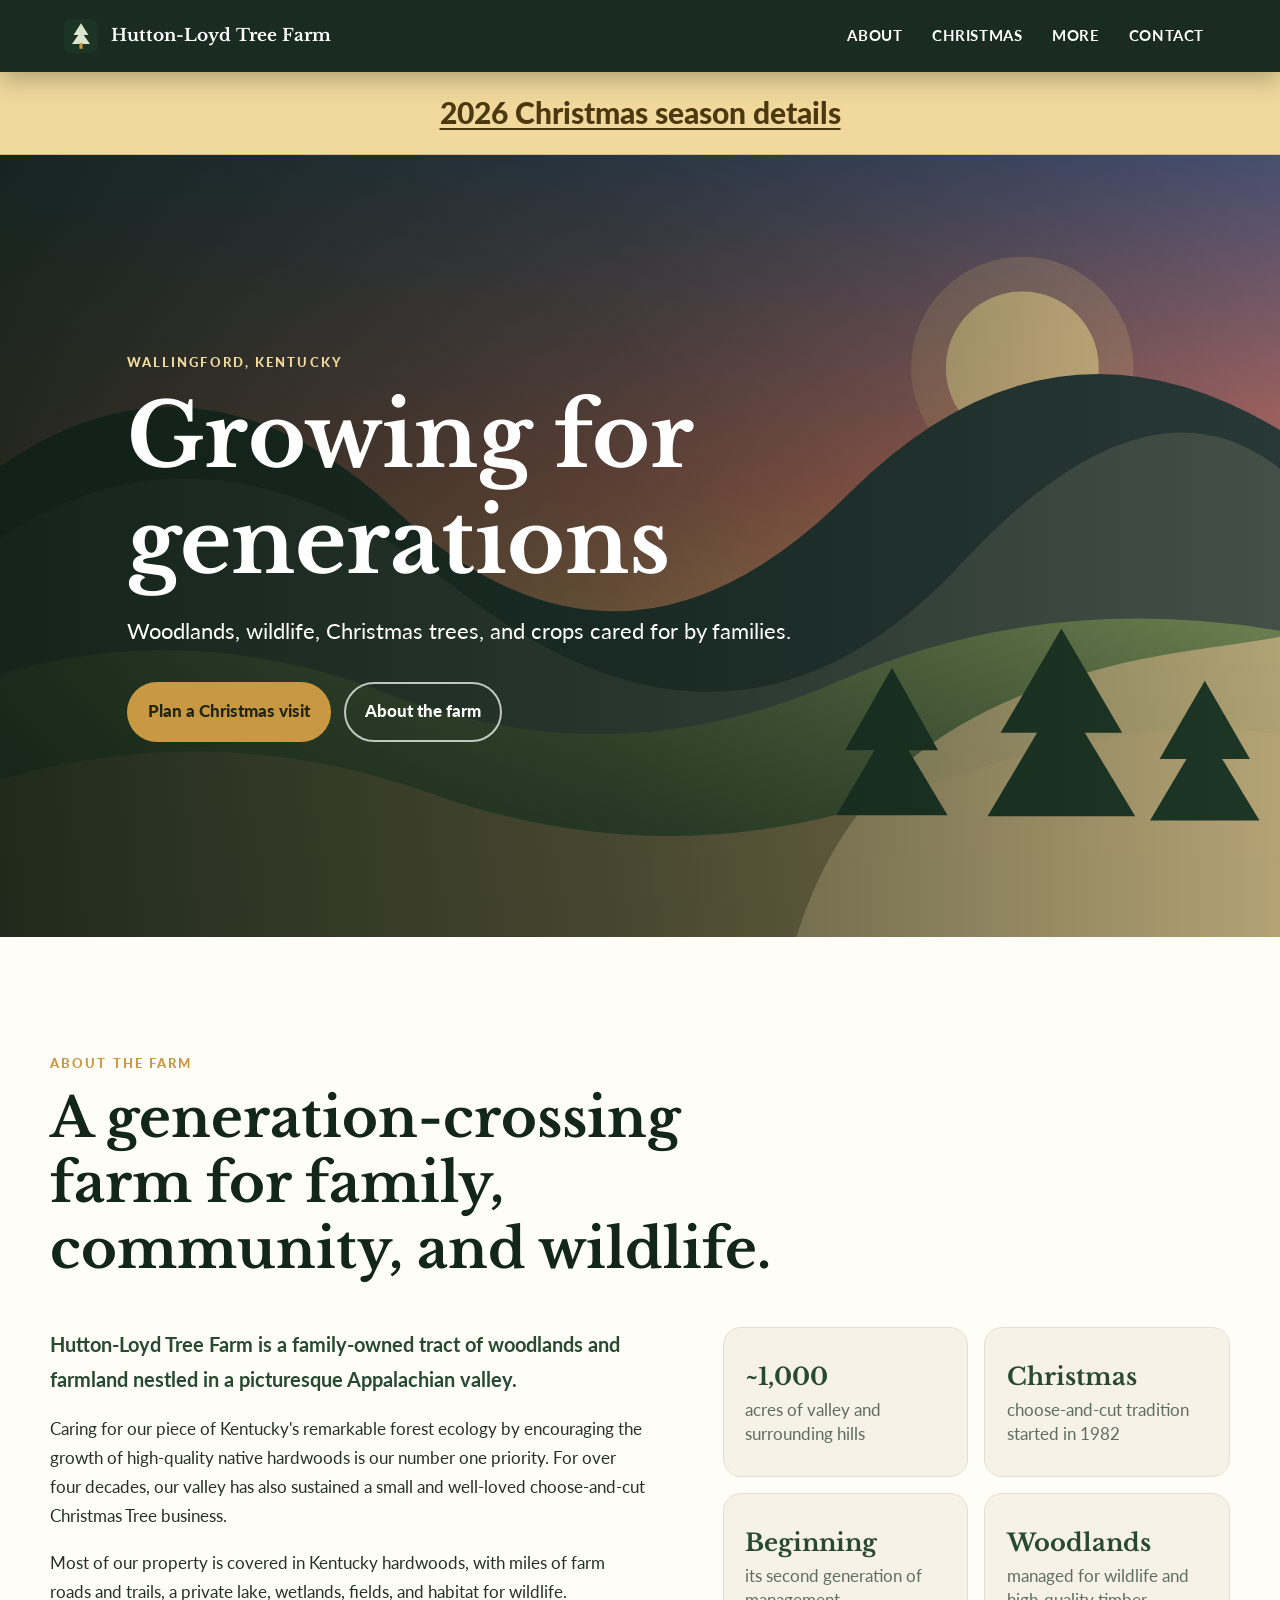
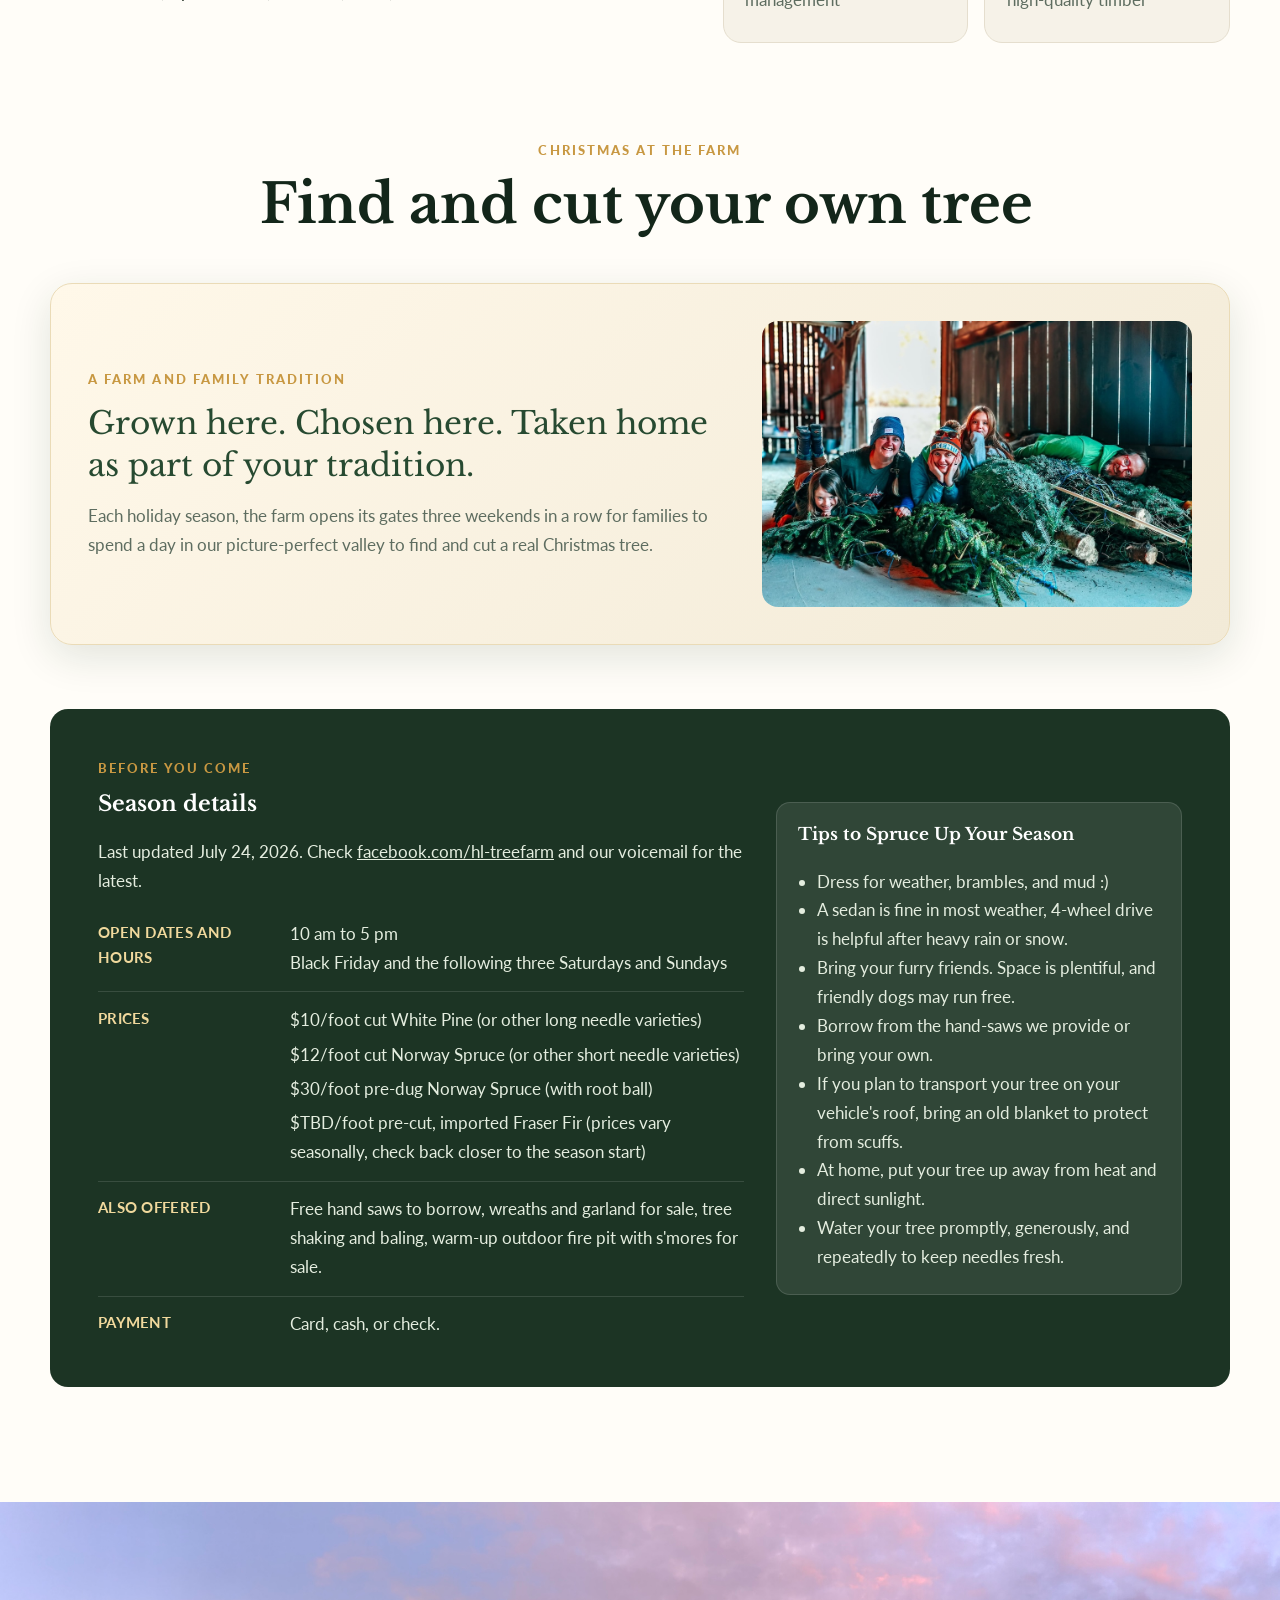
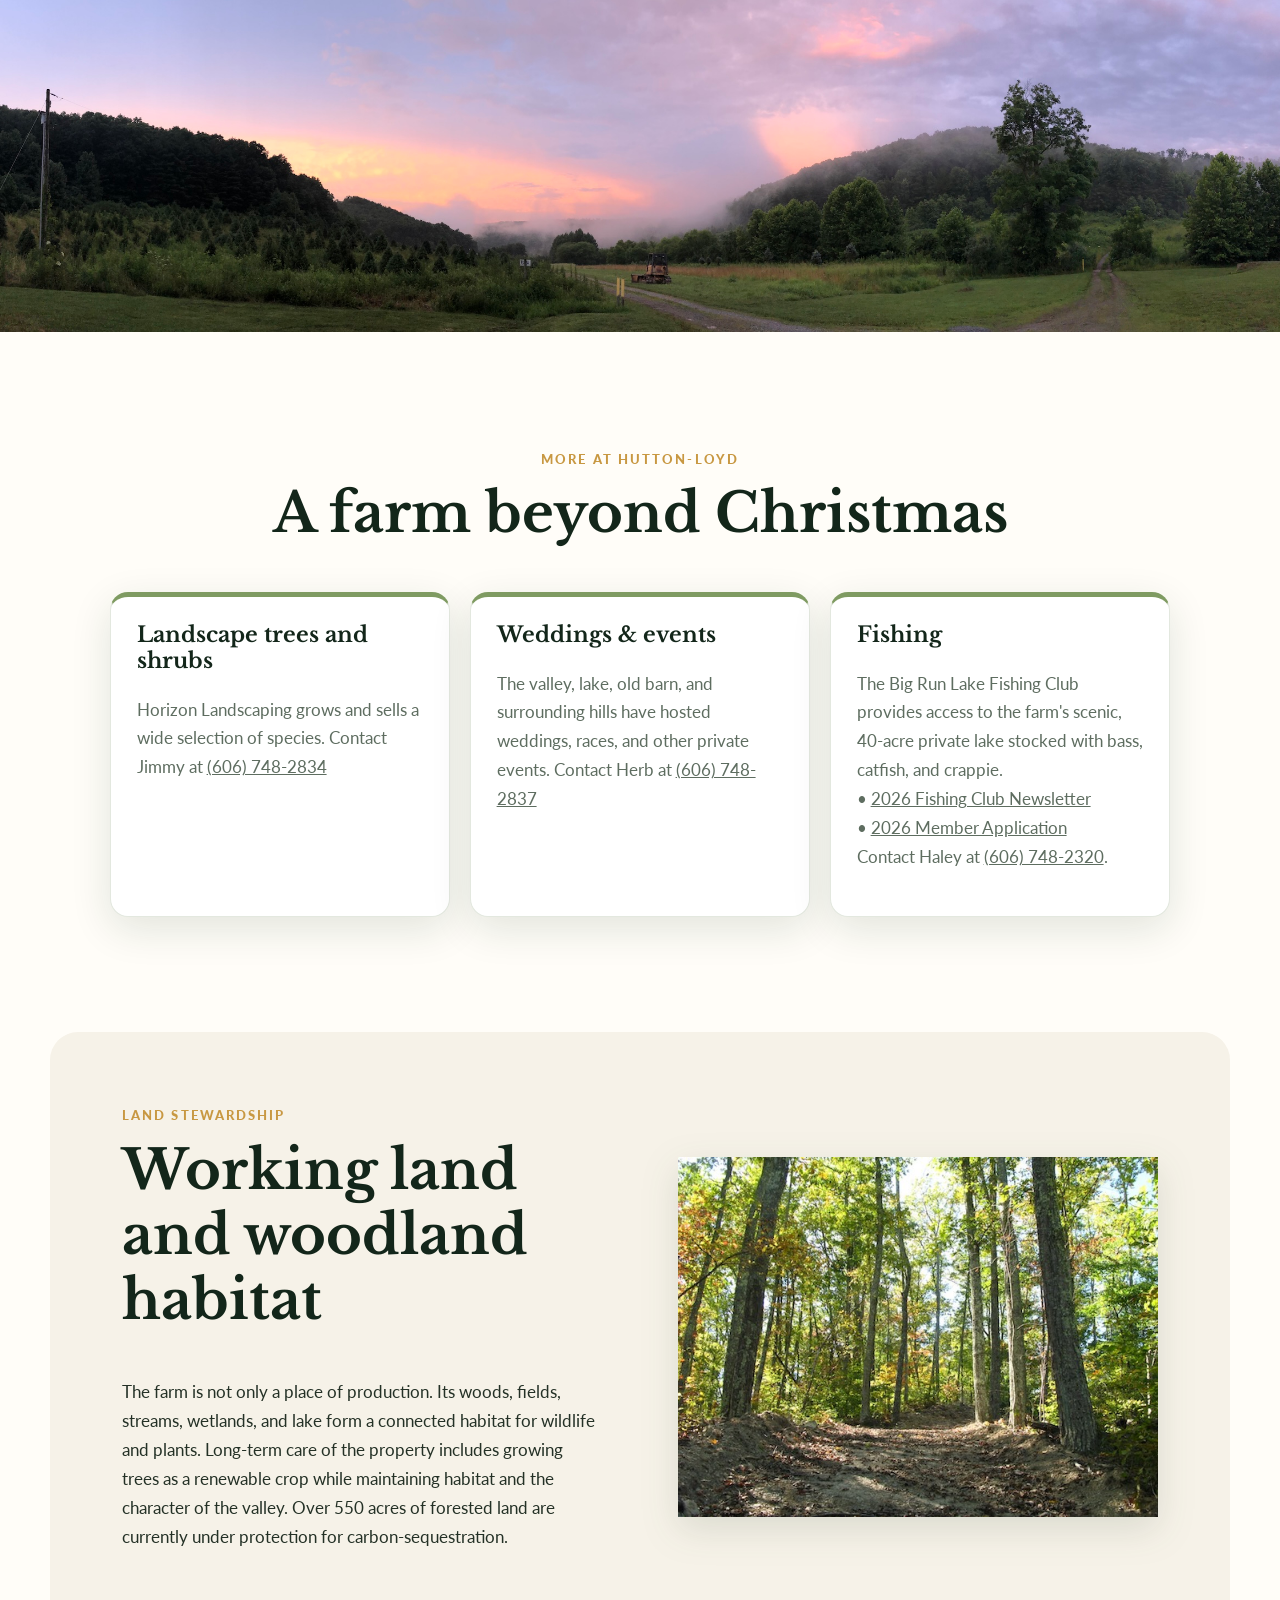
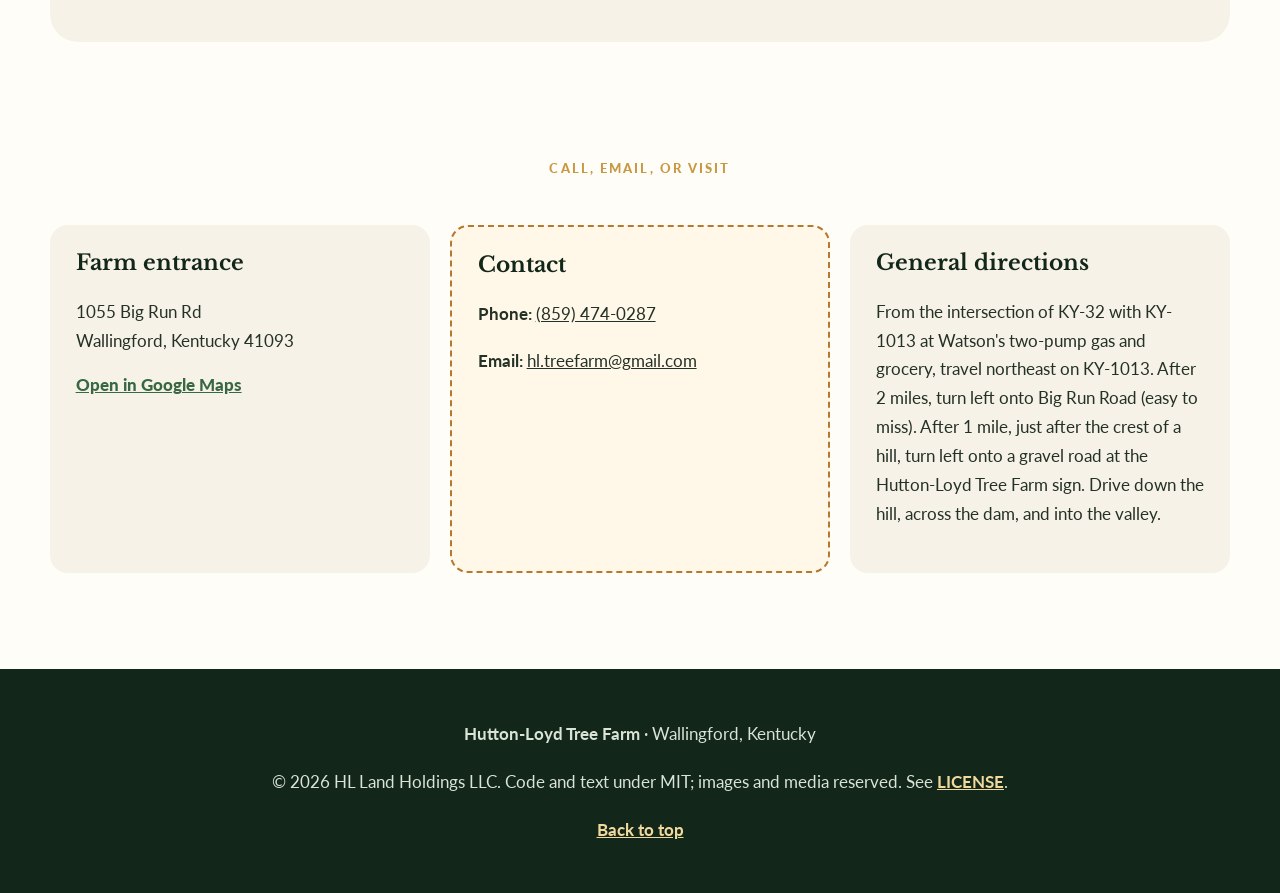
<file: index.html>
<!DOCTYPE html>
<html lang="en">
<head>
  <meta charset="UTF-8">
  <meta name="viewport" content="width=device-width, initial-scale=1">
  <meta name="description" content="Hutton-Loyd Tree Farm is a family-owned Appalachian valley growing Christmas and landscape trees while caring for woodlands, water, and wildlife.">
  <title>Hutton-Loyd Tree Farm</title>
  <link rel="icon" href="images/favicon.svg" type="image/svg+xml">
  <link rel="preconnect" href="https://fonts.googleapis.com">
  <link rel="preconnect" href="https://fonts.gstatic.com" crossorigin>
  <link href="https://fonts.googleapis.com/css2?family=Lato:wght@400;700;900&family=Libre+Baskerville:wght@400;700&display=swap" rel="stylesheet">
  <link rel="stylesheet" href="style.css">
</head>
<body>
  <a class="skip-link" href="#main">Skip to main content</a>

  <nav class="nav" aria-label="Primary navigation">
    <a class="brand" href="#home" aria-label="Hutton-Loyd Tree Farm home">
      <img src="images/favicon.svg" alt="" width="34" height="34">
      <span>Hutton-Loyd Tree Farm</span>
    </a>
    <button class="nav-toggle" type="button" aria-expanded="false" aria-controls="nav-links">
      <span class="sr-only">Open navigation</span>
      <span></span><span></span><span></span>
    </button>
    <div class="nav-links" id="nav-links">
      <a href="#about">About</a>
      <a href="#christmas-heading">Christmas</a>
      <a href="#other">More</a>
      <a href="#contact">Contact</a>
    </div>
  </nav>

  <header class="site-header" id="home">
    <!-- Announcement content is loaded from christmas_season_info.js -->
    <aside class="announcement" id="season-announcement" aria-label="Important announcement">
      <strong>Key information</strong>
      <span>Loading this season’s details…</span>
      <a href="#christmas">Season details</a>
    </aside>

    <div class="hero">
      <div class="hero-overlay"></div>
      <div class="hero-content">
        <p class="eyebrow">Wallingford, Kentucky</p>
        <h1>Growing for generations</h1>
        <p>Woodlands, wildlife, Christmas trees, and crops cared for by families.</p>
        <div class="hero-actions">
          <a class="button button-primary" href="#christmas">Plan a Christmas visit</a>
          <a class="button button-secondary" href="#about">About the farm</a>
        </div>
      </div>
    </div>
  </header>

  <main id="main">
    <section class="section intro" id="about">
      <div class="section-heading">
        <p class="eyebrow">About the farm</p>
        <h2>A generation-crossing farm for family, community, and wildlife.</h2>
      </div>
      <div class="two-column">
        <div>
          <p class="lead">Hutton-Loyd Tree Farm is a family-owned tract of woodlands and farmland nestled in a picturesque Appalachian valley.</p>
          <p>Caring for our piece of Kentucky's remarkable forest ecology by encouraging the growth of high-quality native hardwoods is our number one priority. 
            For over four decades, our valley has also sustained a small and well-loved choose-and-cut Christmas Tree business.</p>
          <p>Most of our property is covered in Kentucky hardwoods, with miles of farm roads and trails, a private lake, wetlands, fields, and habitat for wildlife. </p>
        </div>
        <div class="fact-grid" aria-label="Farm highlights">
          <article class="fact-card"><strong>~1,000</strong><span>acres of valley and surrounding hills</span></article>
          <article class="fact-card"><strong>Christmas</strong><span> choose-and-cut tradition started in 1982</span></article>
          <article class="fact-card"><strong>Beginning</strong><span>its second generation of management</span></article>
          <article class="fact-card"><strong>Woodlands</strong><span>managed for wildlife and high-quality timber</span></article>
        </div>
      </div>
    </section>

    <section class="section section-christmas" id="christmas">
      <div class="section-heading centered" id="christmas-heading">
        <p class="eyebrow">Christmas at the farm</p>
        <h2 class="heading-oneline">Find and cut your own tree</h2>
      </div>

      <div class="christmas-banner">
        <div class="christmas-banner-copy">
          <p class="eyebrow">A farm and family tradition</p>
          <blockquote>Grown here. Chosen here. Taken home as part of your tradition.</blockquote>
          <p>Each holiday season, the farm opens its gates three weekends in a row for families to spend a day in our picture-perfect valley to find and cut a real Christmas tree.</p>
        </div>
        <img src="images/family-on-tree-pile-1024px.jpg" alt="Members of the Hutton-Loyd family laying on a pile of Christmas trees.">
      </div>

      <div class="visit-panel" id="visit">
        <!-- Season dates, hours, prices, and offerings are loaded from christmas_season_info.js -->
        <div id="season-details">
          <p class="eyebrow">Before you come</p>
          <h3>Seasonal details</h3>
          <p>Loading this season’s open dates, hours, and prices…</p>
        </div>
        <div class="checklist">
          <h4>Tips to Spruce Up Your Season</h4>
          <ul>
            <li>Dress for weather, brambles, and mud :)</li>
            <li>A sedan is fine in most weather, 4-wheel drive is helpful after heavy rain or snow.</li>
            <li>Bring your furry friends. Space is plentiful, and friendly dogs may run free.</li> 
            <li>Borrow from the hand-saws we provide or bring your own.</li>
            <li>If you plan to transport your tree on your vehicle's roof, bring an old blanket to protect from scuffs.</li>
            <li>At home, put your tree up away from heat and direct sunlight.</li>
            <li>Water your tree promptly, generously, and repeatedly to keep needles fresh.</li>
          </ul>
        </div>
      </div>
    </section>

    <section class="image-break image-break-lake" aria-label="Sunset in Whippoorwill Valley.">
<!--      <div><span>Fields and farm operations share the valley with woodlands, wetlands, and wildlife habitat.</span></div>-->
    </section>

    <section class="section" id="other">
      <div class="section-heading centered">
        <p class="eyebrow">More at Hutton-Loyd</p>
        <h2>A farm beyond Christmas</h2>
      </div>
      <div class="card-grid fluid">
        <article class="plain-card">
          <h3>Landscape trees and shrubs</h3>
          <p>Horizon Landscaping grows and sells a wide selection of species. Contact Jimmy at <a href="tel:+16067482834">(606) 748-2834</a></p>
        </article>
        <article class="plain-card">
          <h3>Weddings & events</h3>
          <p>The valley, lake, old barn, and surrounding hills have hosted weddings, races, and other private events. Contact Herb at <a href="tel:+16067482837">(606) 748-2837</a></p>
        </article>
        <article class="plain-card">
          <h3>Fishing</h3>
          <p>
            The Big Run Lake Fishing Club provides access to the farm's scenic, 40-acre private lake stocked with bass, catfish, and crappie.
            <br>
            • <a href="documents/fishing-club-newsletter-2026.pdf" target="_blank" rel="noopener">2026 Fishing Club Newsletter</a>
            <br>
            • <a href="documents/fishing-club-application-2026.pdf" target="_blank" rel="noopener">2026 Member Application</a>
            <br>
            Contact Haley at <a href="tel:+16067482320">(606) 748-2320</a>.
          </p>
        </article>
      </div>
    </section>

    <section class="section stewardship">
      <div class="stewardship-copy">
        <p class="eyebrow">Land stewardship</p>
        <h2>Working land and woodland habitat</h2>
        <p>The farm is not only a place of production. Its woods, fields, streams, wetlands, and lake form a connected habitat for wildlife and plants. Long-term care of the property includes growing trees as a renewable crop while maintaining habitat and the character of the valley. Over 550 acres of forested land are currently under protection for carbon-sequestration.</p>
      </div>
      <img src="images/forest-600px.jpeg" alt="Photo of a stand of trees in spring.">
    </section>

    <section class="section contact" id="contact">
      <div class="section-heading centered">
        <p class="eyebrow">Call, Email, or Visit</p>
      </div>
      <div class="contact-grid">
        <div class="contact-card">
          <h3>Farm entrance</h3>
          <address>1055 Big Run Rd<br>Wallingford, Kentucky 41093</address>
          <a class="text-link" href="https://maps.app.goo.gl/9wYvAMESgQNcwHyZ7">Open in Google Maps</a>
        </div>
        <div class="contact-card attention">
          <h3>Contact</h3>
          <p><strong>Phone:</strong> <a href="tel:+18594740287">(859) 474-0287</a></p>
          <p><strong>Email:</strong> <a href="mailto:hl.treefarm@gmail.com">hl.treefarm@gmail.com</a></p>
        </div>
        <div class="contact-card">
          <h3>General directions</h3>
          <p>From the intersection of KY-32 with KY-1013 at Watson's two-pump gas and grocery, travel northeast on KY-1013. After 2 miles, turn left onto Big Run Road (easy to miss). After 1 mile, just after the crest of a hill, turn left onto a gravel road at the Hutton-Loyd Tree Farm sign. Drive down the hill, across the dam, and into the valley.</p>
        </div>
      </div>
    </section>
  </main>

  <footer>
    <p><strong>Hutton-Loyd Tree Farm</strong> · Wallingford, Kentucky</p>
    <p>© <span id="year"></span> HL Land Holdings LLC. Code and text under MIT; images and media reserved. See <a href="LICENSE">LICENSE</a>.</p>
    <a href="#home">Back to top</a>
  </footer>

  <script src="christmas_season_info.js"></script>
  <script src="script.js"></script>
</body>
</html>
</file>
<file: style.css>
:root {
  --forest-950: #13261a;
  --forest-900: #1c3424;
  --forest-800: #274a31;
  --forest-700: #386841;
  --moss-500: #7f9b62;
  --moss-200: #dce6cf;
  --cream: #f6f2e8;
  --paper: #fffdf8;
  --gold: #c89842;
  --gold-light: #f1d99d;
  --ink: #243126;
  --muted: #5e6d60;
  --white: #ffffff;
  --shadow: 0 12px 40px rgba(20, 46, 28, .12);
  --radius: 18px;
}

* { box-sizing: border-box; }
html { scroll-behavior: smooth; }
body {
  margin: 0;
  background: var(--paper);
  color: var(--ink);
  font-family: "Lato", sans-serif;
  font-size: 17px;
  line-height: 1.7;
}
img { max-width: 100%; display: block; }
a { color: inherit; }
h1, h2, h3, h4 {
  margin-top: 0;
  color: var(--forest-950);
  font-family: "Libre Baskerville", serif;
  line-height: 1.2;
}
h1 { font-size: clamp(2.55rem, 7vw, 5.5rem); max-width: 930px; }
h2 { font-size: clamp(2rem, 5vw, 3.4rem); }
h3 { font-size: 1.35rem; }
p { margin: 0 0 1.15rem; }

.skip-link {
  position: fixed;
  top: -60px;
  left: 1rem;
  z-index: 1000;
  padding: .7rem 1rem;
  background: var(--white);
  color: var(--forest-950);
}
.skip-link:focus { top: 1rem; }
.sr-only {
  position: absolute;
  width: 1px;
  height: 1px;
  padding: 0;
  margin: -1px;
  overflow: hidden;
  clip: rect(0, 0, 0, 0);
  white-space: nowrap;
  border: 0;
}

.nav {
  position: sticky;
  top: 0;
  z-index: 100;
  min-height: 72px;
  display: flex;
  align-items: center;
  justify-content: space-between;
  gap: 2rem;
  padding: .8rem clamp(1rem, 5vw, 4.5rem);
  background: rgba(19, 38, 26, .97);
  color: var(--white);
  box-shadow: 0 8px 24px rgba(12, 28, 18, .28);
}
.brand {
  display: flex;
  align-items: center;
  gap: .8rem;
  color: var(--white);
  font-family: "Libre Baskerville", serif;
  font-weight: 700;
  text-decoration: none;
}
.nav-links { display: flex; gap: .35rem; align-items: center; }
.nav-links a {
  padding: .55rem .75rem;
  border-radius: 999px;
  color: var(--white);
  font-size: .92rem;
  font-weight: 700;
  letter-spacing: .04em;
  text-decoration: none;
  text-transform: uppercase;
}
.nav-links a:hover, .nav-links a:focus-visible { background: rgba(255,255,255,.13); }
.nav-toggle { display: none; }

.announcement {
  position: relative;
  z-index: 15;
  display: flex;
  flex-wrap: wrap;
  align-items: center;
  justify-content: center;
  gap: .75rem 1.25rem;
  padding: 1rem clamp(1rem, 5vw, 4.5rem);
  background: var(--gold-light);
  border-bottom: 1px solid rgba(82, 56, 12, .2);
  color: #4d390f;
  text-align: center;
}
.announcement strong { text-transform: uppercase; letter-spacing: .08em; font-size: .82rem; }
.announcement a {
  font-size: clamp(1.35rem, 2.4vw, 1.85rem);
  font-weight: 900;
  text-decoration: underline;
  text-underline-offset: .15em;
}

.hero {
  position: relative;
  min-height: min(790px, calc(100vh - 118px));
  display: flex;
  align-items: center;
  background: var(--forest-900) url("images/hero-valley.svg") center/cover no-repeat;
  color: var(--white);
  overflow: hidden;
}
.hero-overlay {
  position: absolute;
  inset: 0;
  background: linear-gradient(90deg, rgba(12, 28, 18, .86) 0%, rgba(12, 28, 18, .58) 48%, rgba(12, 28, 18, .13) 100%);
}
.hero-content {
  position: relative;
  z-index: 2;
  width: min(1180px, 100%);
  margin: auto;
  padding: 6rem clamp(1.3rem, 6vw, 5rem);
}
.hero h1 { color: var(--white); margin-bottom: 1rem; }
.hero-content > p:not(.eyebrow) { max-width: 710px; font-size: clamp(1.1rem, 2vw, 1.4rem); }
.eyebrow {
  margin-bottom: .7rem;
  color: var(--gold);
  font-size: .82rem;
  font-weight: 900;
  letter-spacing: .16em;
  text-transform: uppercase;
}
.hero .eyebrow { color: var(--gold-light); }
.hero-actions { display: flex; flex-wrap: wrap; gap: .8rem; margin-top: 2rem; }
.button {
  display: inline-block;
  padding: .85rem 1.2rem;
  border: 2px solid transparent;
  border-radius: 999px;
  font-weight: 900;
  text-decoration: none;
}
.button-primary { background: var(--gold); color: #1f250f; }
.button-primary:hover { background: #dfb65e; }
.button-secondary { border-color: rgba(255,255,255,.72); color: var(--white); }
.button-secondary:hover { background: rgba(255,255,255,.12); }

.section {
  width: min(1180px, calc(100% - 2.5rem));
  margin: auto;
  padding: clamp(4.5rem, 9vw, 8rem) 0;
}
#about {
  padding-bottom: clamp(2rem, 4vw, 3rem);
}
.section-christmas {
  padding-top: clamp(2rem, 4vw, 3rem);
}
#about,
#christmas,
#christmas-heading,
#season-details,
#visit,
#other,
#contact,
#home {
  scroll-margin-top: 5.5rem;
}
.section-heading { max-width: 760px; margin-bottom: 2.8rem; }
.section-heading.centered { margin-left: auto; margin-right: auto; text-align: center; }
.section-heading.centered p { margin-left: auto; margin-right: auto; max-width: 720px; }
@media (min-width: 700px) {
  .heading-oneline { white-space: nowrap; }
}
.lead { font-size: 1.28rem; font-weight: 700; color: var(--forest-800); }
.two-column { display: grid; grid-template-columns: 1.08fr .92fr; gap: clamp(2rem, 6vw, 5rem); align-items: start; }
.fact-grid { display: grid; grid-template-columns: 1fr 1fr; gap: 1rem; }
.fact-card {
  min-height: 150px;
  display: flex;
  flex-direction: column;
  justify-content: center;
  padding: 1.35rem;
  background: var(--cream);
  border: 1px solid #e5dece;
  border-radius: var(--radius);
}
.fact-card strong { color: var(--forest-800); font-family: "Libre Baskerville", serif; font-size: 1.5rem; }
.fact-card span { color: var(--muted); line-height: 1.45; }

.image-break {
  min-height: 430px;
  display: grid;
  place-items: end center;
  background-position: center;
  background-size: cover;
}
.image-break > div { width: 100%; padding: 5rem 1.5rem 2rem; text-align: center; background: linear-gradient(transparent, rgba(13, 30, 19, .85)); }
.image-break span { display: inline-block; max-width: 800px; color: var(--white); font-family: "Libre Baskerville", serif; font-size: clamp(1.25rem, 3vw, 2rem); }
.image-break-lake {
  background-image: url("images/midway-banner-options/sunset-in-valley-2024-2600px.jpeg");
  background-position: center 75%; /* lower % = show more of the top */
}


.christmas-banner {
  display: grid;
  grid-template-columns: 1fr minmax(280px, 430px);
  gap: clamp(1.5rem, 4vw, 3rem);
  align-items: center;
  padding: clamp(1.4rem, 4vw, 2.3rem);
  background: linear-gradient(135deg, #fff8e9 0%, #f2ead7 100%);
  border: 1px solid #eadbb7;
  border-radius: calc(var(--radius) + 4px);
  box-shadow: var(--shadow);
}
.christmas-banner-copy h3 { margin-bottom: .8rem; }
.christmas-banner-copy blockquote {
  margin: 0 0 1rem;
  color: var(--forest-800);
  font-family: "Libre Baskerville", serif;
  font-size: clamp(1.25rem, 2.8vw, 1.95rem);
  line-height: 1.35;
}
.christmas-banner-copy p:last-child {
  margin-bottom: 0;
  color: var(--muted);
}
.christmas-banner img {
  width: 100%;
  border-radius: 16px;
  background: #f7f1e2;
}

.card-grid { display: grid; gap: 1.25rem; }
.card-grid.three { grid-template-columns: repeat(3, 1fr); }
.card-grid.four { grid-template-columns: repeat(4, 1fr); }
.card-grid.fluid {
  display: flex;
  flex-wrap: wrap;
  justify-content: center;
  align-items: stretch;
  gap: 1.25rem;
}
.card-grid.fluid > * {
  flex: 1 1 260px;
  max-width: min(100%, 340px);
}
.feature-card, .plain-card {
  background: var(--white);
  border: 1px solid #e3e8df;
  border-radius: var(--radius);
  box-shadow: var(--shadow);
}
.feature-card { padding: 1rem 1.4rem 1.5rem; text-align: center; }
.feature-card img { height: 210px; margin: auto; }
.feature-card p, .plain-card p { color: var(--muted); }
.plain-card { padding: 1.6rem; border-top: 5px solid var(--moss-500); }

.visit-panel {
  display: grid;
  grid-template-columns: 1.35fr .85fr;
  gap: 2rem;
  align-items: center;
  margin-top: 4rem;
  padding: clamp(1.5rem, 4vw, 3rem);
  background: var(--forest-900);
  border-radius: var(--radius);
  color: #e4eddf;
}
.visit-panel h3, .visit-panel h4 { color: var(--white); }
.season-facts {
  display: grid;
  gap: .85rem;
  margin: 1.5rem 0 0;
}
.season-facts > div {
  display: grid;
  grid-template-columns: minmax(7.5rem, 11rem) 1fr;
  gap: .35rem 1rem;
  padding-bottom: .85rem;
  border-bottom: 1px solid rgba(255,255,255,.12);
  align-items: start;
}
.season-facts > div:last-child {
  padding-bottom: 0;
  border-bottom: 0;
}
.season-facts dt {
  grid-column: 1;
  margin: 0;
  color: var(--gold-light);
  font-weight: 700;
  font-size: .92rem;
  letter-spacing: .02em;
  text-transform: uppercase;
}
.season-facts dd {
  grid-column: 2;
  margin: 0;
  color: #e4eddf;
}
.checklist {
  width: fit-content;
  max-width: 100%;
  height: fit-content;
  justify-self: center;
  padding: 1.35rem;
  background: rgba(255,255,255,.09);
  border: 1px solid rgba(255,255,255,.13);
  border-radius: 14px;
}
.checklist ul { padding-left: 1.2rem; margin-bottom: 0; }
.checklist li { max-width: 28rem; }

.stewardship {
  width: min(1180px, calc(100% - 2.5rem));
  display: grid;
  grid-template-columns: 1fr 1fr;
  gap: clamp(2rem, 6vw, 5rem);
  align-items: center;
  background: var(--cream);
  border-radius: 28px;
  padding: clamp(2rem, 6vw, 4.5rem);
}
.stewardship img { filter: drop-shadow(0 12px 18px rgba(40, 60, 35, .13)); }

.contact { padding-bottom: 6rem; }
.contact-grid { display: grid; grid-template-columns: repeat(3, 1fr); gap: 1.25rem; }
.contact-card { padding: 1.6rem; background: var(--cream); border-radius: var(--radius); }
.contact-card.attention { border: 2px dashed #b6782d; background: #fff8e8; }
.contact-card address { margin-bottom: 1rem; font-style: normal; }
.text-link { color: var(--forest-700); font-weight: 900; }
.small { font-size: .9rem; line-height: 1.5; color: var(--muted); }

footer {
  padding: 3rem 1.5rem;
  background: var(--forest-950);
  color: #d9e4d6;
  text-align: center;
}
footer p { margin: .2rem 0; }
footer a { display: inline-block; margin-top: 1rem; color: var(--gold-light); font-weight: 700; }

@media (max-width: 900px) {
  .nav-toggle {
    display: grid;
    gap: 5px;
    padding: .55rem;
    background: transparent;
    border: 0;
    cursor: pointer;
  }
  .nav-toggle span:not(.sr-only) { display: block; width: 25px; height: 2px; background: var(--white); }
  .nav-links {
    position: absolute;
    top: 72px;
    left: 0;
    right: 0;
    display: none;
    flex-direction: column;
    align-items: stretch;
    padding: .75rem 1rem 1rem;
    background: var(--forest-950);
  }
  .nav-links.open { display: flex; }
  .nav-links a { border-radius: 8px; }
  .announcement { justify-content: flex-start; text-align: left; }
  .two-column, .visit-panel, .stewardship, .christmas-banner { grid-template-columns: 1fr; }
  .season-facts > div { grid-template-columns: 1fr; gap: .2rem; }
  .card-grid.four { grid-template-columns: 1fr 1fr; }
  .contact-grid { grid-template-columns: 1fr; }
}

@media (max-width: 650px) {
  body { font-size: 16px; }
  .brand span { font-size: .92rem; }
  .hero { min-height: 660px; }
  .hero-overlay { background: rgba(12, 28, 18, .68); }
  .fact-grid, .card-grid.three, .card-grid.four { grid-template-columns: 1fr; }
  .image-break { min-height: 350px; }
  .section { width: min(100% - 2rem, 1180px); }
}

@media (prefers-reduced-motion: reduce) {
  html { scroll-behavior: auto; }
}
</file>
